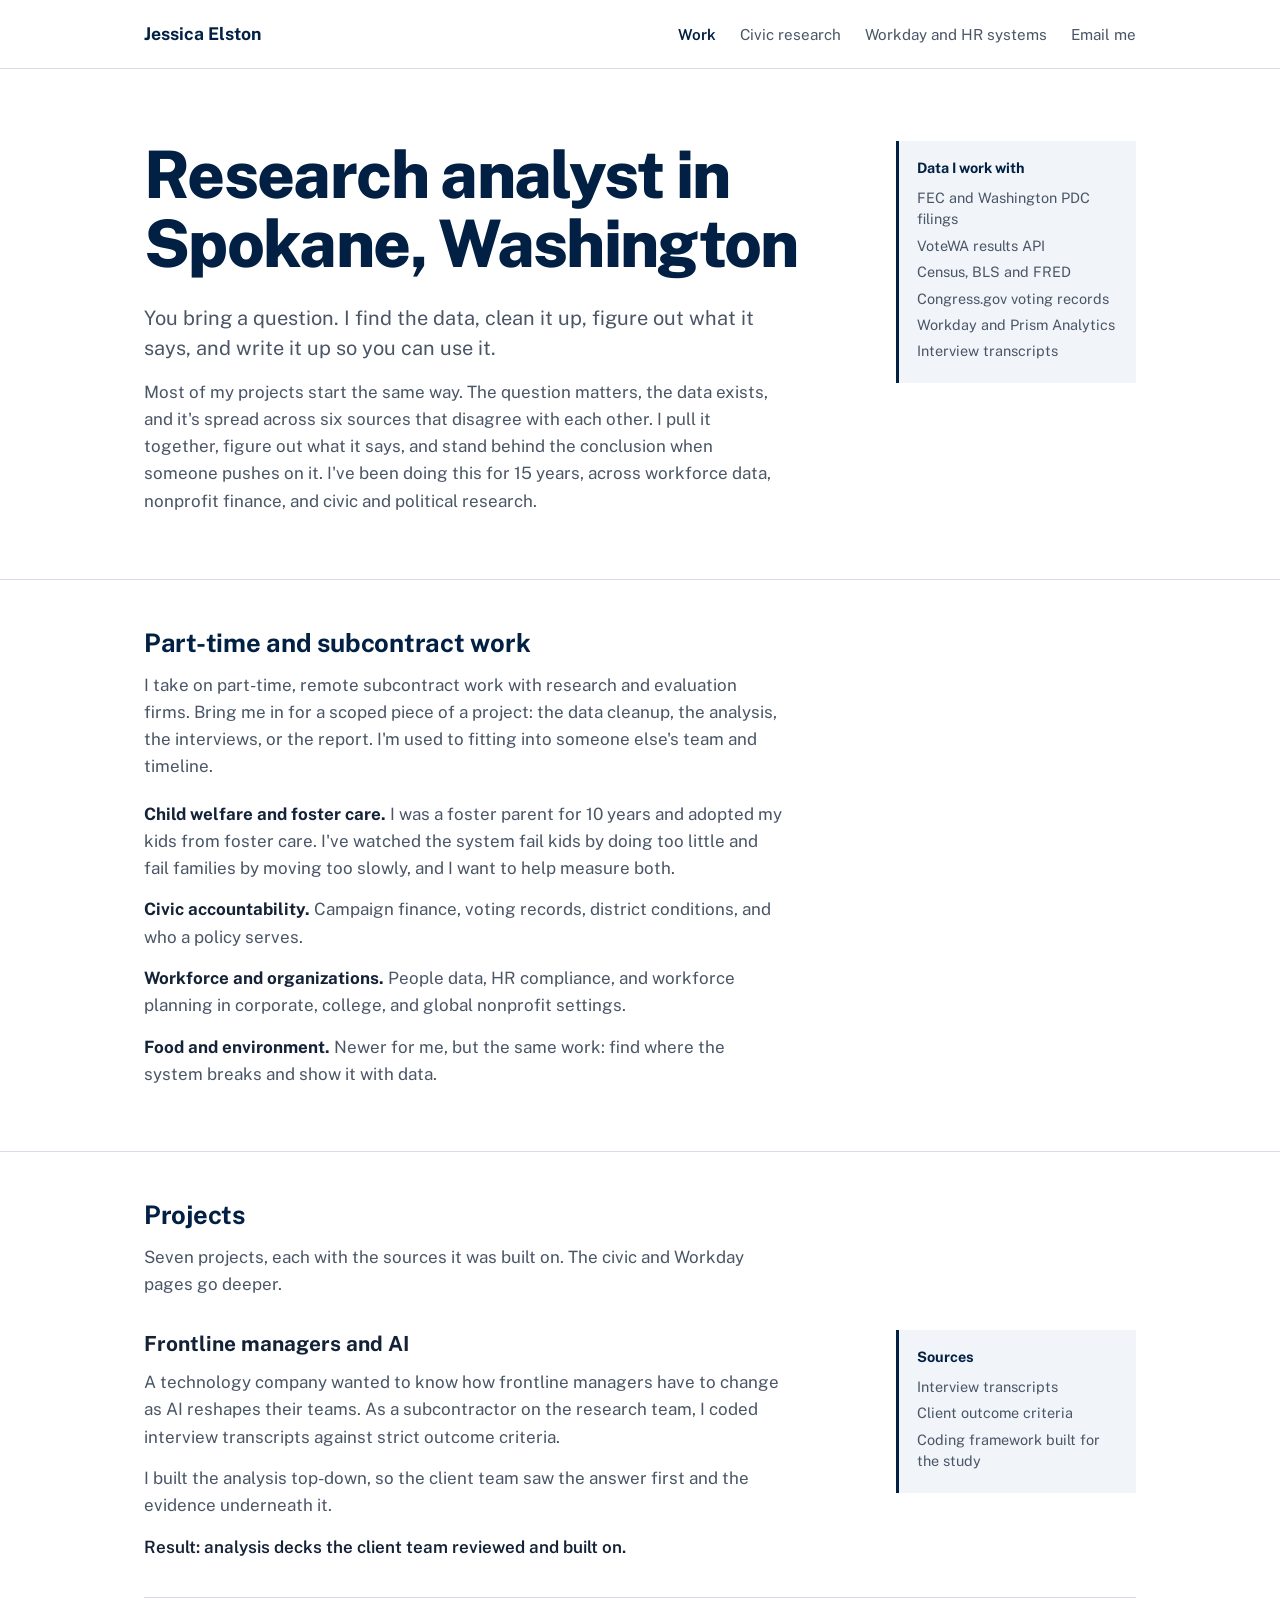
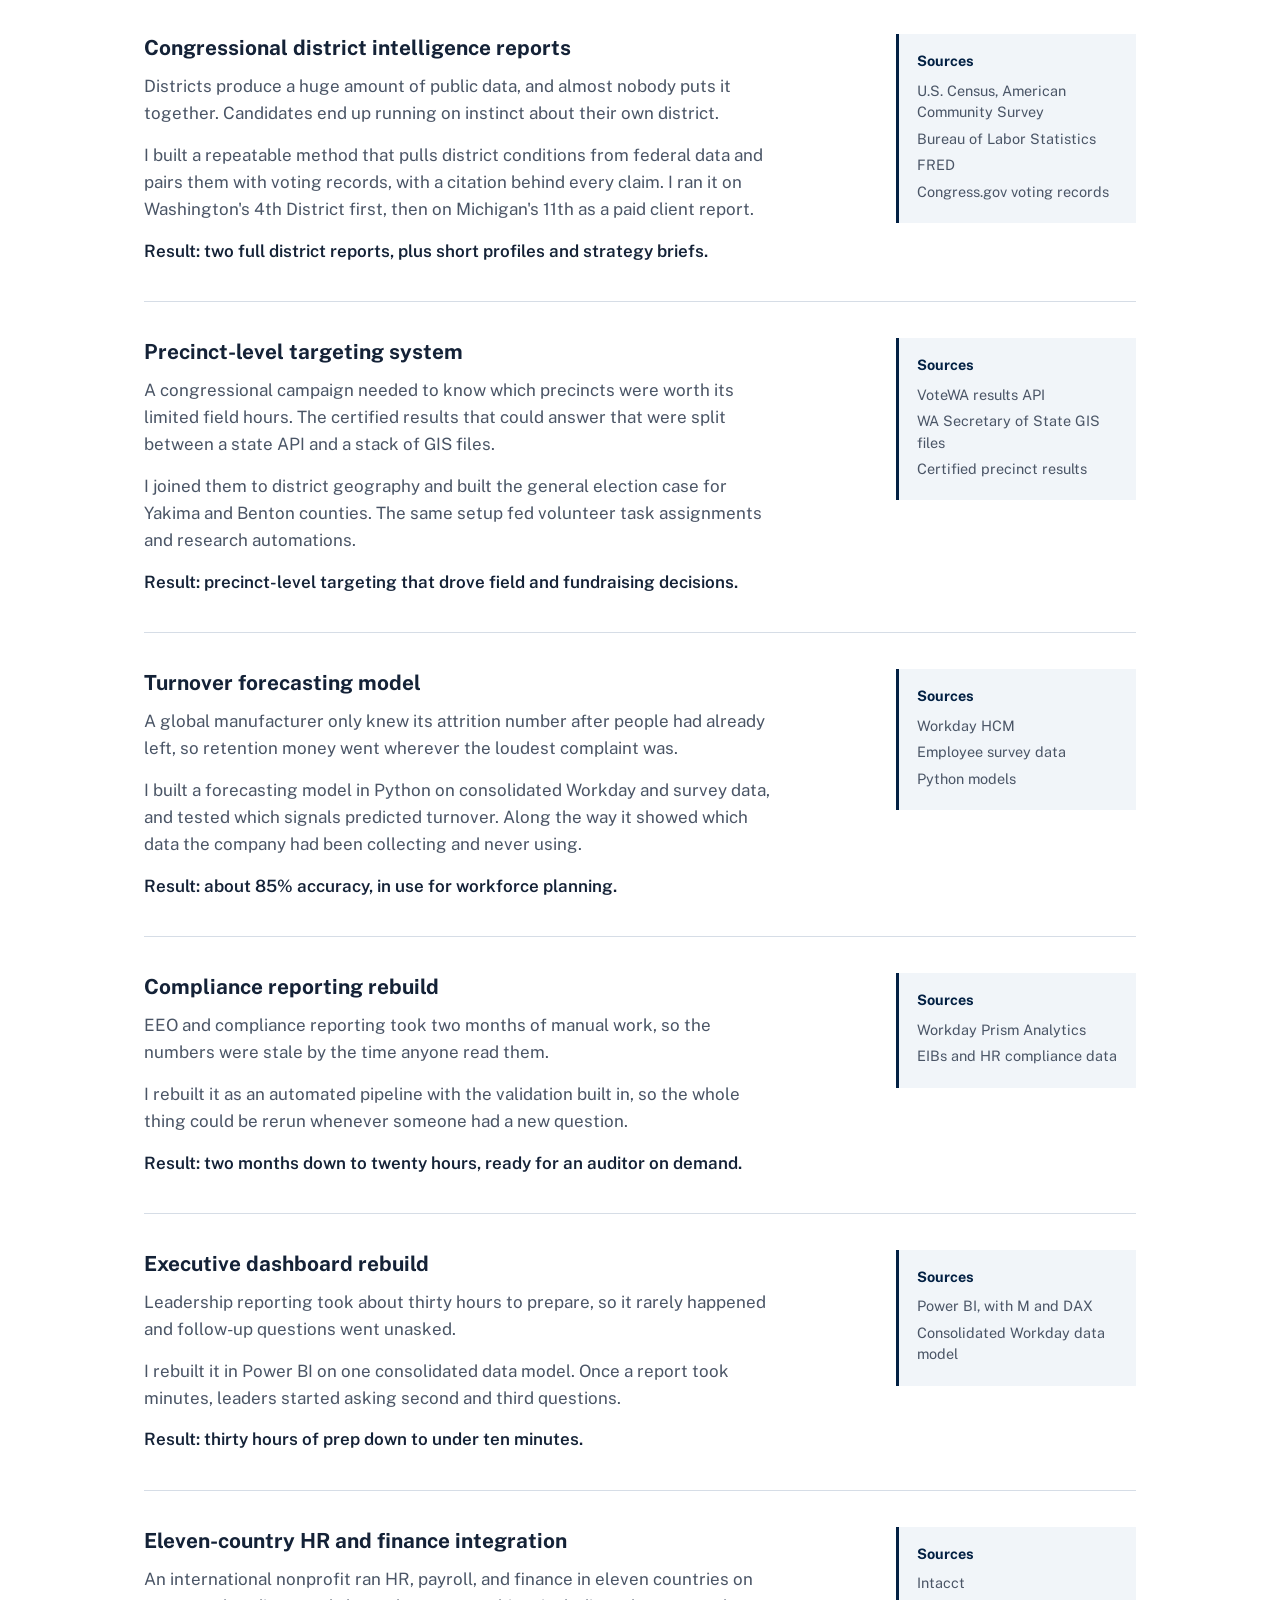
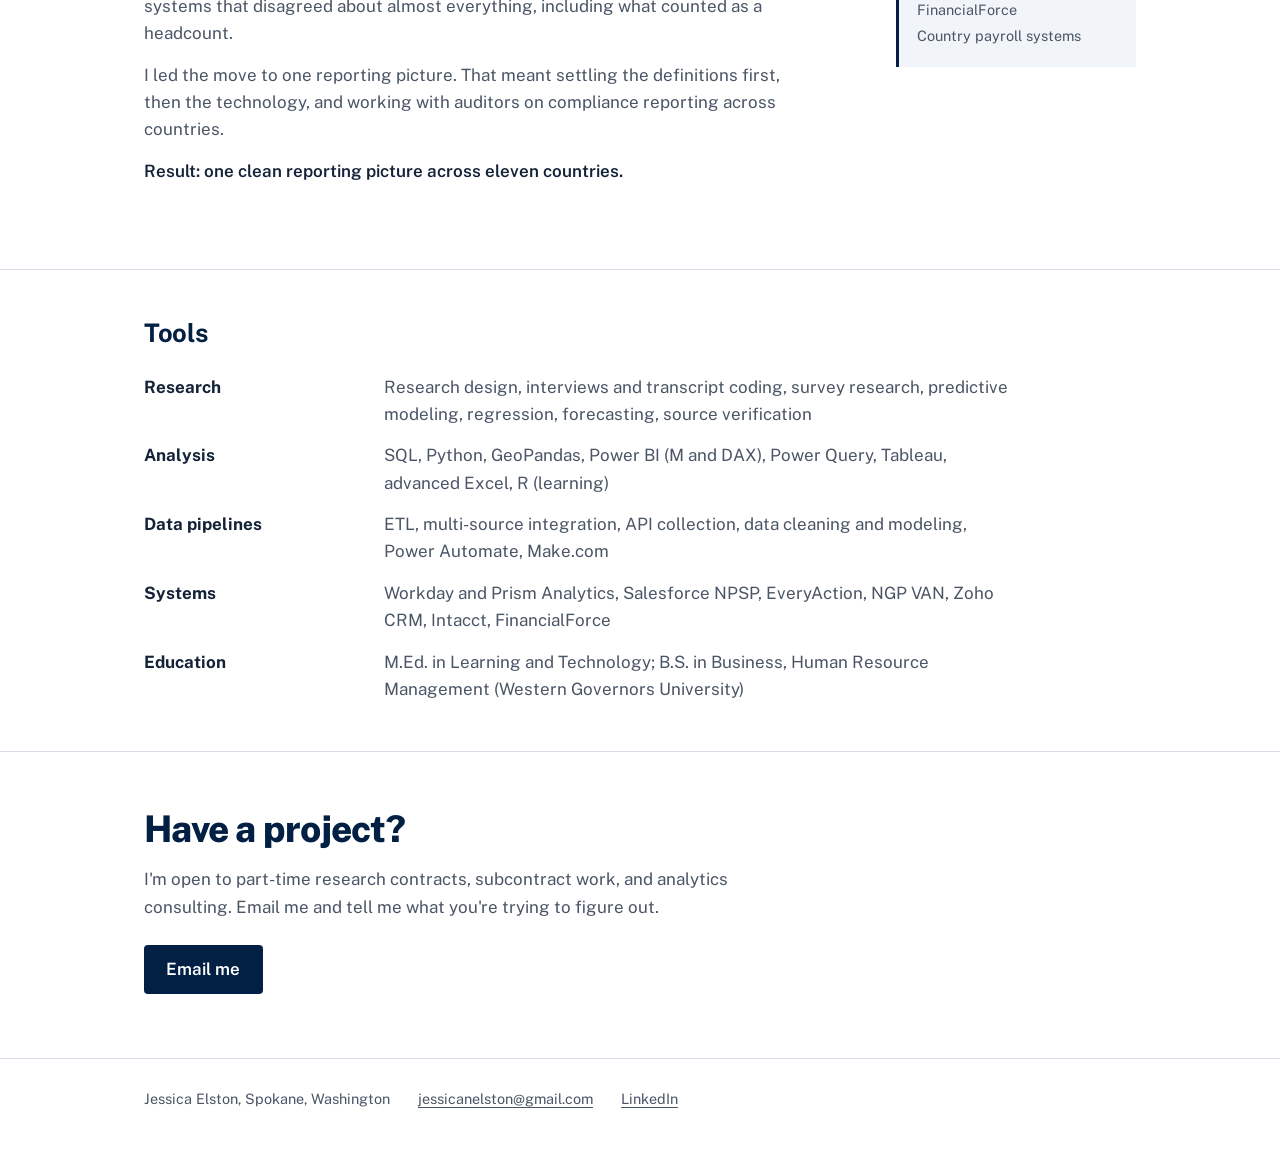
<file: index.html>
<!doctype html>
<html lang="en">
<head>
<meta charset="utf-8">
<meta name="viewport" content="width=device-width, initial-scale=1">
<title>Jessica Elston | Research and Data Analysis</title>
<meta name="description" content="Jessica Elston is a research analyst in Spokane, Washington. Workforce data, civic accountability research, and part-time subcontract work with research and evaluation firms.">
<link rel="preconnect" href="https://fonts.googleapis.com">
<link rel="preconnect" href="https://fonts.gstatic.com" crossorigin>
<link href="https://fonts.googleapis.com/css2?family=Public+Sans:wght@400;600;700;800&display=swap" rel="stylesheet">
<link rel="stylesheet" href="style.css">
</head>
<body>

<header class="site-header">
  <div class="wrap">
    <a class="name" href="index.html">Jessica Elston</a>
    <nav>
      <a href="index.html" aria-current="page">Work</a>
      <a href="civic.html">Civic research</a>
      <a href="workday.html">Workday and HR systems</a>
      <a href="mailto:jessicanelston@gmail.com">Email me</a>
    </nav>
  </div>
</header>

<main>

<section class="opening">
  <div class="wrap split">
    <div>
      <h1>Research analyst in Spokane, Washington</h1>
      <p class="lede">You bring a question. I find the data, clean it up, figure out what it says, and write it up so you can use it.</p>
      <p>Most of my projects start the same way. The question matters, the data exists, and it's spread across six sources that disagree with each other. I pull it together, figure out what it says, and stand behind the conclusion when someone pushes on it. I've been doing this for 15 years, across workforce data, nonprofit finance, and civic and political research.</p>
    </div>
    <aside class="sources">
      <h4>Data I work with</h4>
      <ol>
        <li>FEC and Washington PDC filings</li>
        <li>VoteWA results API</li>
        <li>Census, BLS and FRED</li>
        <li>Congress.gov voting records</li>
        <li>Workday and Prism Analytics</li>
        <li>Interview transcripts</li>
      </ol>
    </aside>
  </div>
</section>

<section class="block">
  <div class="wrap">
    <h2>Part-time and subcontract work</h2>
    <p>I take on part-time, remote subcontract work with research and evaluation firms. Bring me in for a scoped piece of a project: the data cleanup, the analysis, the interviews, or the report. I'm used to fitting into someone else's team and timeline.</p>
    <ul class="plain">
      <li><strong>Child welfare and foster care.</strong> I was a foster parent for 10 years and adopted my kids from foster care. I've watched the system fail kids by doing too little and fail families by moving too slowly, and I want to help measure both.</li>
      <li><strong>Civic accountability.</strong> Campaign finance, voting records, district conditions, and who a policy serves.</li>
      <li><strong>Workforce and organizations.</strong> People data, HR compliance, and workforce planning in corporate, college, and global nonprofit settings.</li>
      <li><strong>Food and environment.</strong> Newer for me, but the same work: find where the system breaks and show it with data.</li>
    </ul>
  </div>
</section>

<section class="block">
  <div class="wrap">
    <h2>Projects</h2>
    <p>Seven projects, each with the sources it was built on. The civic and Workday pages go deeper.</p>

    <article class="project">
      <div>
        <h3>Frontline managers and AI</h3>
        <p>A technology company wanted to know how frontline managers have to change as AI reshapes their teams. As a subcontractor on the research team, I coded interview transcripts against strict outcome criteria.</p>
        <p>I built the analysis top-down, so the client team saw the answer first and the evidence underneath it.</p>
        <p class="result">Result: analysis decks the client team reviewed and built on.</p>
      </div>
      <aside class="sources">
        <h4>Sources</h4>
        <ol>
          <li>Interview transcripts</li>
          <li>Client outcome criteria</li>
          <li>Coding framework built for the study</li>
        </ol>
      </aside>
    </article>

    <article class="project">
      <div>
        <h3>Congressional district intelligence reports</h3>
        <p>Districts produce a huge amount of public data, and almost nobody puts it together. Candidates end up running on instinct about their own district.</p>
        <p>I built a repeatable method that pulls district conditions from federal data and pairs them with voting records, with a citation behind every claim. I ran it on Washington's 4th District first, then on Michigan's 11th as a paid client report.</p>
        <p class="result">Result: two full district reports, plus short profiles and strategy briefs.</p>
      </div>
      <aside class="sources">
        <h4>Sources</h4>
        <ol>
          <li>U.S. Census, American Community Survey</li>
          <li>Bureau of Labor Statistics</li>
          <li>FRED</li>
          <li>Congress.gov voting records</li>
        </ol>
      </aside>
    </article>

    <article class="project">
      <div>
        <h3>Precinct-level targeting system</h3>
        <p>A congressional campaign needed to know which precincts were worth its limited field hours. The certified results that could answer that were split between a state API and a stack of GIS files.</p>
        <p>I joined them to district geography and built the general election case for Yakima and Benton counties. The same setup fed volunteer task assignments and research automations.</p>
        <p class="result">Result: precinct-level targeting that drove field and fundraising decisions.</p>
      </div>
      <aside class="sources">
        <h4>Sources</h4>
        <ol>
          <li>VoteWA results API</li>
          <li>WA Secretary of State GIS files</li>
          <li>Certified precinct results</li>
        </ol>
      </aside>
    </article>

    <article class="project">
      <div>
        <h3>Turnover forecasting model</h3>
        <p>A global manufacturer only knew its attrition number after people had already left, so retention money went wherever the loudest complaint was.</p>
        <p>I built a forecasting model in Python on consolidated Workday and survey data, and tested which signals predicted turnover. Along the way it showed which data the company had been collecting and never using.</p>
        <p class="result">Result: about 85% accuracy, in use for workforce planning.</p>
      </div>
      <aside class="sources">
        <h4>Sources</h4>
        <ol>
          <li>Workday HCM</li>
          <li>Employee survey data</li>
          <li>Python models</li>
        </ol>
      </aside>
    </article>

    <article class="project">
      <div>
        <h3>Compliance reporting rebuild</h3>
        <p>EEO and compliance reporting took two months of manual work, so the numbers were stale by the time anyone read them.</p>
        <p>I rebuilt it as an automated pipeline with the validation built in, so the whole thing could be rerun whenever someone had a new question.</p>
        <p class="result">Result: two months down to twenty hours, ready for an auditor on demand.</p>
      </div>
      <aside class="sources">
        <h4>Sources</h4>
        <ol>
          <li>Workday Prism Analytics</li>
          <li>EIBs and HR compliance data</li>
        </ol>
      </aside>
    </article>

    <article class="project">
      <div>
        <h3>Executive dashboard rebuild</h3>
        <p>Leadership reporting took about thirty hours to prepare, so it rarely happened and follow-up questions went unasked.</p>
        <p>I rebuilt it in Power BI on one consolidated data model. Once a report took minutes, leaders started asking second and third questions.</p>
        <p class="result">Result: thirty hours of prep down to under ten minutes.</p>
      </div>
      <aside class="sources">
        <h4>Sources</h4>
        <ol>
          <li>Power BI, with M and DAX</li>
          <li>Consolidated Workday data model</li>
        </ol>
      </aside>
    </article>

    <article class="project">
      <div>
        <h3>Eleven-country HR and finance integration</h3>
        <p>An international nonprofit ran HR, payroll, and finance in eleven countries on systems that disagreed about almost everything, including what counted as a headcount.</p>
        <p>I led the move to one reporting picture. That meant settling the definitions first, then the technology, and working with auditors on compliance reporting across countries.</p>
        <p class="result">Result: one clean reporting picture across eleven countries.</p>
      </div>
      <aside class="sources">
        <h4>Sources</h4>
        <ol>
          <li>Intacct</li>
          <li>FinancialForce</li>
          <li>Country payroll systems</li>
        </ol>
      </aside>
    </article>
  </div>
</section>

<section class="block">
  <div class="wrap">
    <h2>Tools</h2>
    <dl class="tools">
      <dt>Research</dt>
      <dd>Research design, interviews and transcript coding, survey research, predictive modeling, regression, forecasting, source verification</dd>
      <dt>Analysis</dt>
      <dd>SQL, Python, GeoPandas, Power BI (M and DAX), Power Query, Tableau, advanced Excel, R (learning)</dd>
      <dt>Data pipelines</dt>
      <dd>ETL, multi-source integration, API collection, data cleaning and modeling, Power Automate, Make.com</dd>
      <dt>Systems</dt>
      <dd>Workday and Prism Analytics, Salesforce NPSP, EveryAction, NGP VAN, Zoho CRM, Intacct, FinancialForce</dd>
      <dt>Education</dt>
      <dd>M.Ed. in Learning and Technology; B.S. in Business, Human Resource Management (Western Governors University)</dd>
    </dl>
  </div>
</section>

<section class="closing">
  <div class="wrap">
    <h2>Have a project?</h2>
    <p>I'm open to part-time research contracts, subcontract work, and analytics consulting. Email me and tell me what you're trying to figure out.</p>
    <a class="email" href="mailto:jessicanelston@gmail.com">Email me</a>
  </div>
</section>

</main>

<footer>
  <div class="wrap">
    <span>Jessica Elston, Spokane, Washington</span>
    <a href="mailto:jessicanelston@gmail.com">jessicanelston@gmail.com</a>
    <a href="https://www.linkedin.com/in/jnelston/">LinkedIn</a>
  </div>
</footer>

</body>
</html>
</file>
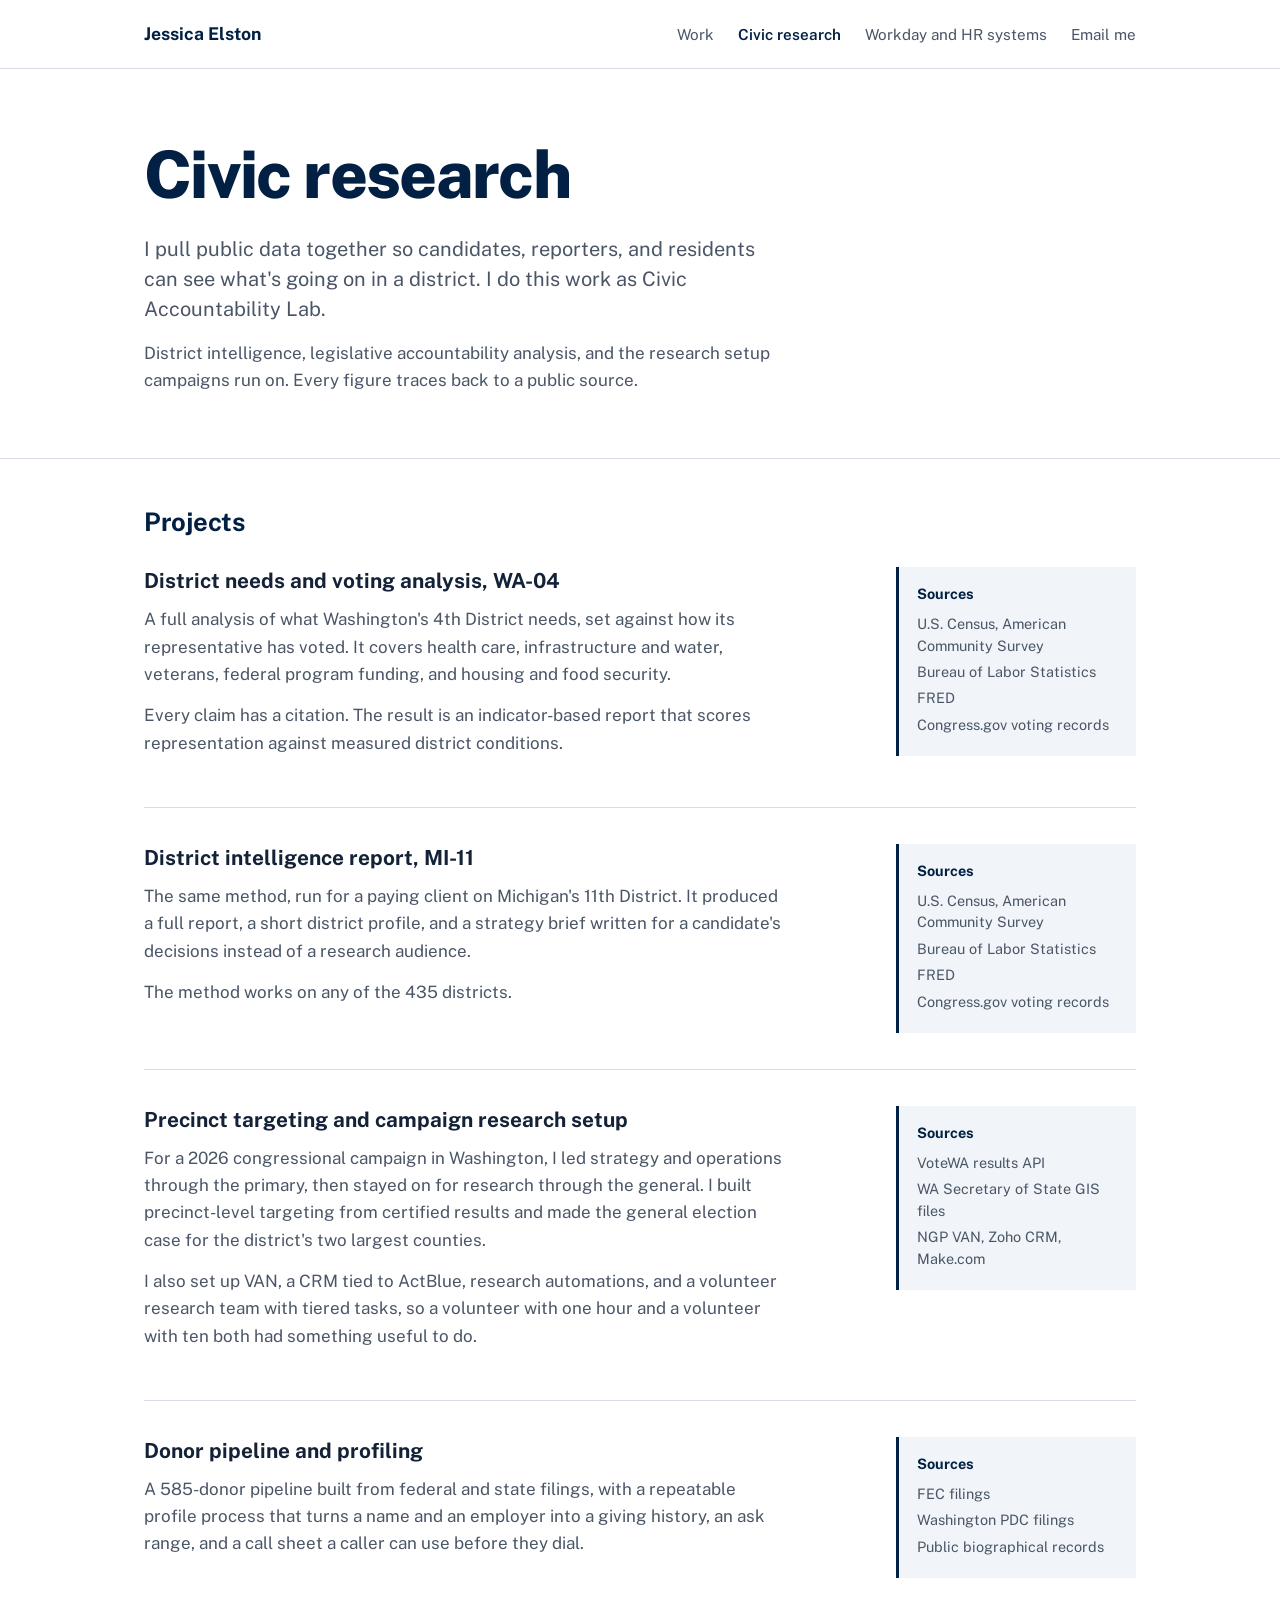
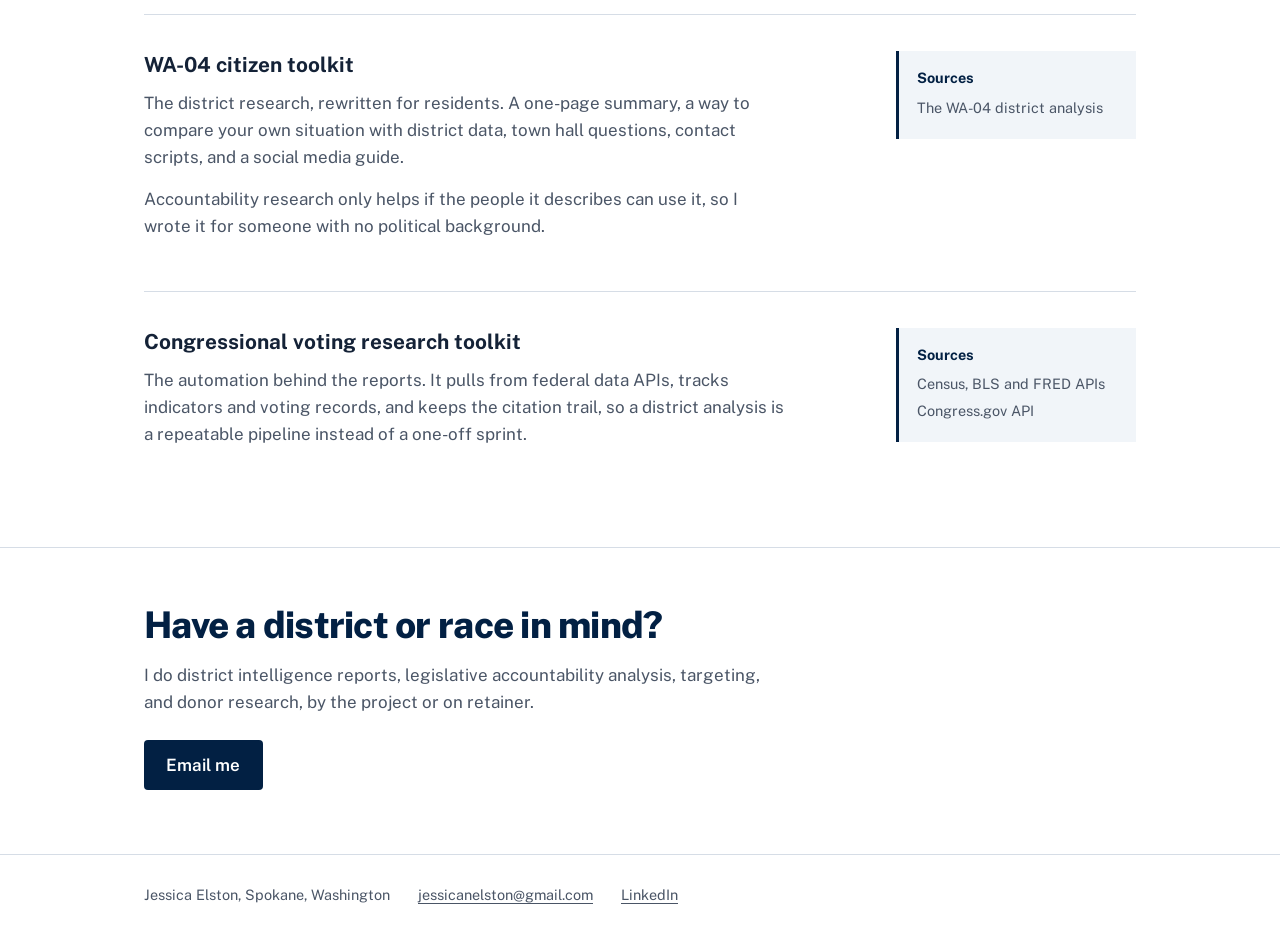
<file: civic.html>
<!doctype html>
<html lang="en">
<head>
<meta charset="utf-8">
<meta name="viewport" content="width=device-width, initial-scale=1">
<title>Civic Research | Jessica Elston</title>
<meta name="description" content="District intelligence reports, legislative accountability analysis, precinct targeting, and donor research by Jessica Elston, Civic Accountability Lab.">
<link rel="preconnect" href="https://fonts.googleapis.com">
<link rel="preconnect" href="https://fonts.gstatic.com" crossorigin>
<link href="https://fonts.googleapis.com/css2?family=Public+Sans:wght@400;600;700;800&display=swap" rel="stylesheet">
<link rel="stylesheet" href="style.css">
</head>
<body>

<header class="site-header">
  <div class="wrap">
    <a class="name" href="index.html">Jessica Elston</a>
    <nav>
      <a href="index.html">Work</a>
      <a href="civic.html" aria-current="page">Civic research</a>
      <a href="workday.html">Workday and HR systems</a>
      <a href="mailto:jessicanelston@gmail.com">Email me</a>
    </nav>
  </div>
</header>

<main>

<section class="opening">
  <div class="wrap">
    <h1>Civic research</h1>
    <p class="lede">I pull public data together so candidates, reporters, and residents can see what's going on in a district. I do this work as Civic Accountability Lab.</p>
    <p>District intelligence, legislative accountability analysis, and the research setup campaigns run on. Every figure traces back to a public source.</p>
  </div>
</section>

<section class="block">
  <div class="wrap">
    <h2>Projects</h2>

    <article class="project">
      <div>
        <h3>District needs and voting analysis, WA-04</h3>
        <p>A full analysis of what Washington's 4th District needs, set against how its representative has voted. It covers health care, infrastructure and water, veterans, federal program funding, and housing and food security.</p>
        <p>Every claim has a citation. The result is an indicator-based report that scores representation against measured district conditions.</p>
      </div>
      <aside class="sources">
        <h4>Sources</h4>
        <ol>
          <li>U.S. Census, American Community Survey</li>
          <li>Bureau of Labor Statistics</li>
          <li>FRED</li>
          <li>Congress.gov voting records</li>
        </ol>
      </aside>
    </article>

    <article class="project">
      <div>
        <h3>District intelligence report, MI-11</h3>
        <p>The same method, run for a paying client on Michigan's 11th District. It produced a full report, a short district profile, and a strategy brief written for a candidate's decisions instead of a research audience.</p>
        <p>The method works on any of the 435 districts.</p>
      </div>
      <aside class="sources">
        <h4>Sources</h4>
        <ol>
          <li>U.S. Census, American Community Survey</li>
          <li>Bureau of Labor Statistics</li>
          <li>FRED</li>
          <li>Congress.gov voting records</li>
        </ol>
      </aside>
    </article>

    <article class="project">
      <div>
        <h3>Precinct targeting and campaign research setup</h3>
        <p>For a 2026 congressional campaign in Washington, I led strategy and operations through the primary, then stayed on for research through the general. I built precinct-level targeting from certified results and made the general election case for the district's two largest counties.</p>
        <p>I also set up VAN, a CRM tied to ActBlue, research automations, and a volunteer research team with tiered tasks, so a volunteer with one hour and a volunteer with ten both had something useful to do.</p>
      </div>
      <aside class="sources">
        <h4>Sources</h4>
        <ol>
          <li>VoteWA results API</li>
          <li>WA Secretary of State GIS files</li>
          <li>NGP VAN, Zoho CRM, Make.com</li>
        </ol>
      </aside>
    </article>

    <article class="project">
      <div>
        <h3>Donor pipeline and profiling</h3>
        <p>A 585-donor pipeline built from federal and state filings, with a repeatable profile process that turns a name and an employer into a giving history, an ask range, and a call sheet a caller can use before they dial.</p>
      </div>
      <aside class="sources">
        <h4>Sources</h4>
        <ol>
          <li>FEC filings</li>
          <li>Washington PDC filings</li>
          <li>Public biographical records</li>
        </ol>
      </aside>
    </article>

    <article class="project">
      <div>
        <h3>WA-04 citizen toolkit</h3>
        <p>The district research, rewritten for residents. A one-page summary, a way to compare your own situation with district data, town hall questions, contact scripts, and a social media guide.</p>
        <p>Accountability research only helps if the people it describes can use it, so I wrote it for someone with no political background.</p>
      </div>
      <aside class="sources">
        <h4>Sources</h4>
        <ol>
          <li>The WA-04 district analysis</li>
        </ol>
      </aside>
    </article>

    <article class="project">
      <div>
        <h3>Congressional voting research toolkit</h3>
        <p>The automation behind the reports. It pulls from federal data APIs, tracks indicators and voting records, and keeps the citation trail, so a district analysis is a repeatable pipeline instead of a one-off sprint.</p>
      </div>
      <aside class="sources">
        <h4>Sources</h4>
        <ol>
          <li>Census, BLS and FRED APIs</li>
          <li>Congress.gov API</li>
        </ol>
      </aside>
    </article>
  </div>
</section>

<section class="closing">
  <div class="wrap">
    <h2>Have a district or race in mind?</h2>
    <p>I do district intelligence reports, legislative accountability analysis, targeting, and donor research, by the project or on retainer.</p>
    <a class="email" href="mailto:jessicanelston@gmail.com">Email me</a>
  </div>
</section>

</main>

<footer>
  <div class="wrap">
    <span>Jessica Elston, Spokane, Washington</span>
    <a href="mailto:jessicanelston@gmail.com">jessicanelston@gmail.com</a>
    <a href="https://www.linkedin.com/in/jnelston/">LinkedIn</a>
  </div>
</footer>

</body>
</html>
</file>
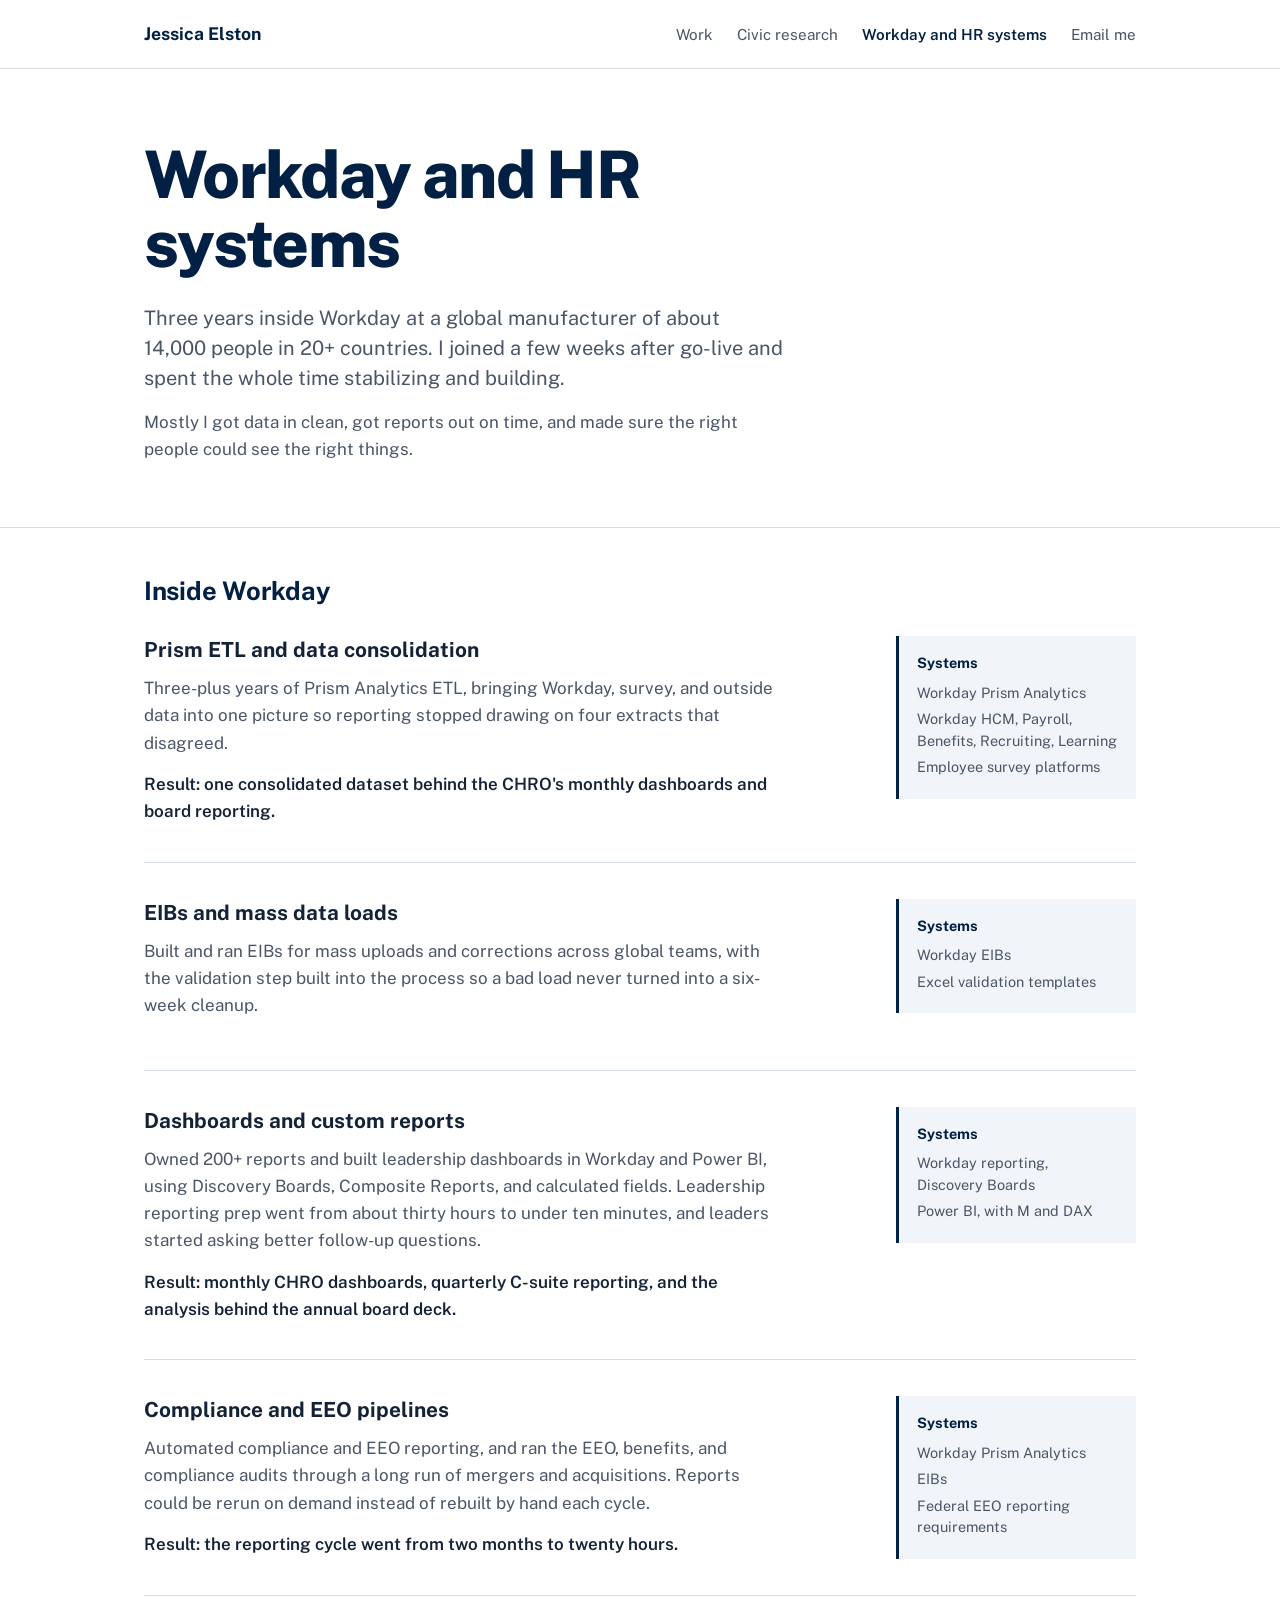
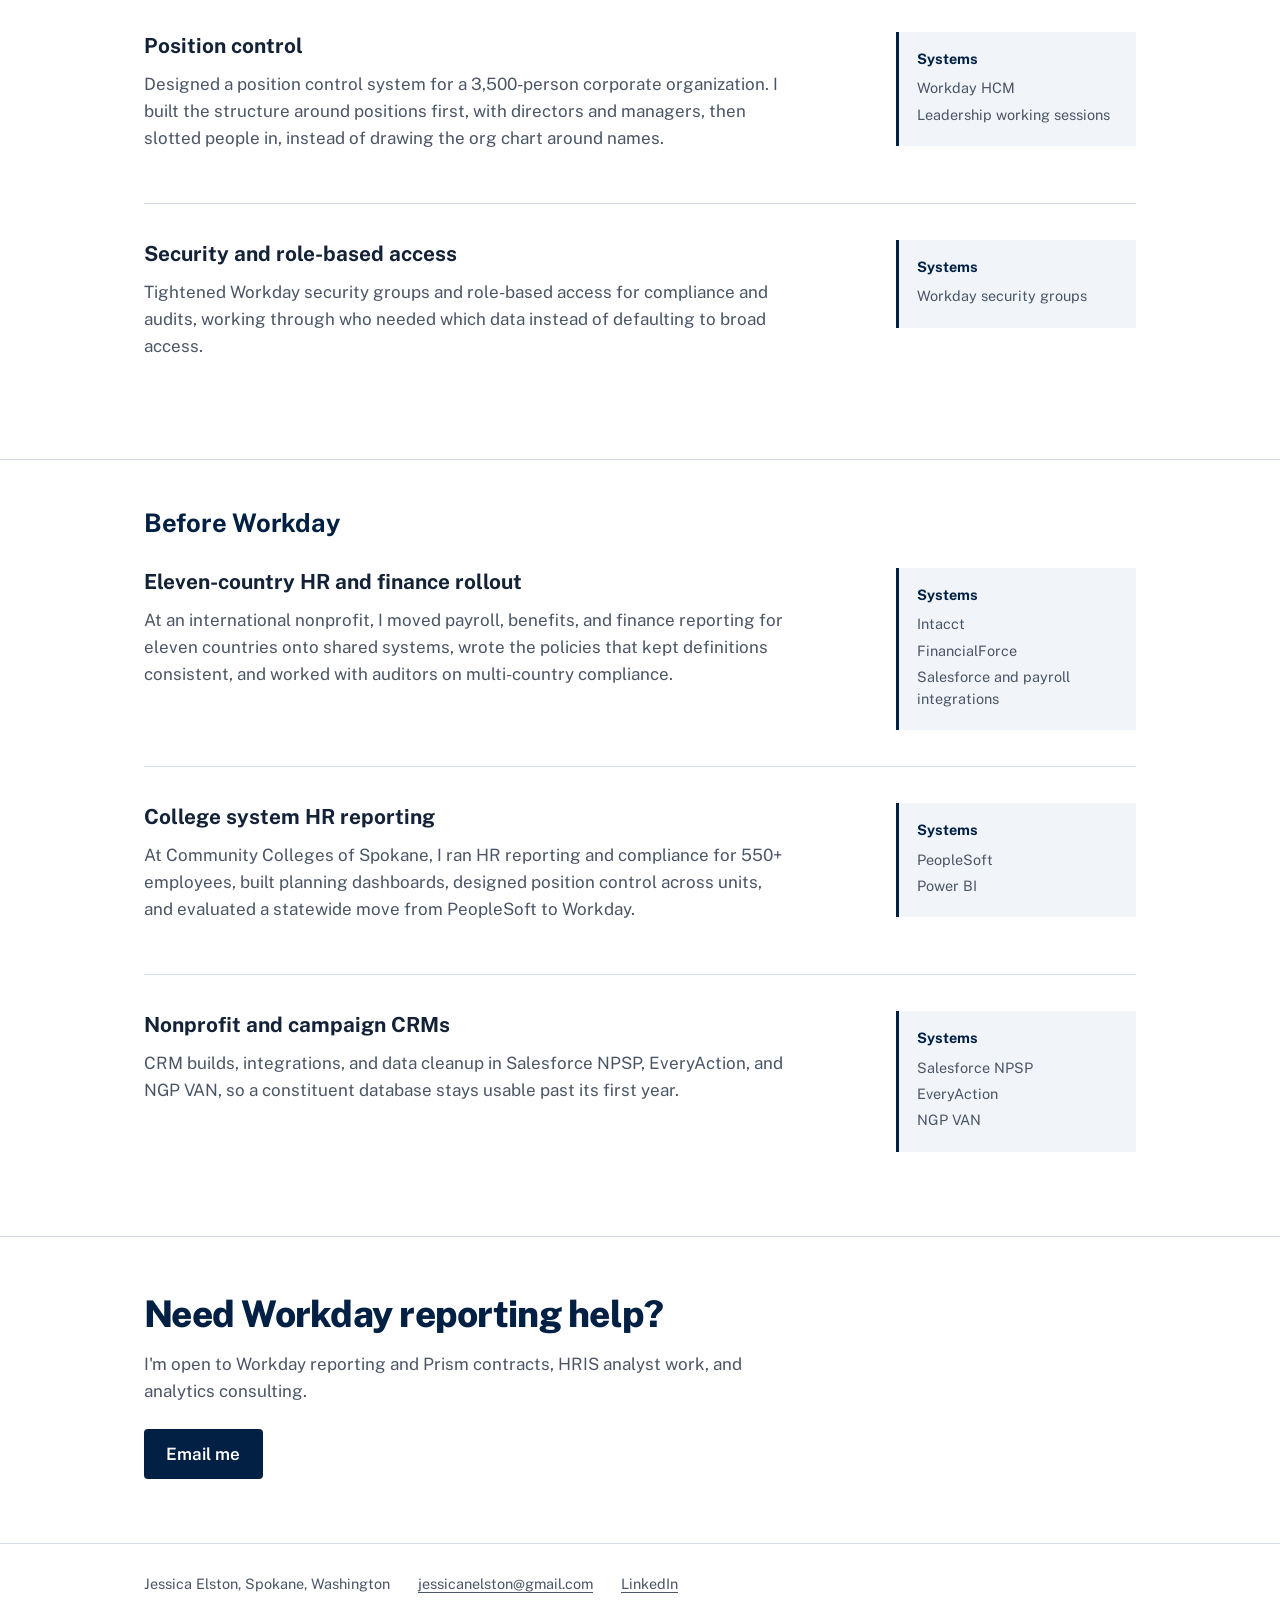
<file: workday.html>
<!doctype html>
<html lang="en">
<head>
<meta charset="utf-8">
<meta name="viewport" content="width=device-width, initial-scale=1">
<title>Workday and HR Systems | Jessica Elston</title>
<meta name="description" content="Workday Prism Analytics, reporting, EIBs and global HRIS work by Jessica Elston, research analyst in Spokane, Washington.">
<link rel="preconnect" href="https://fonts.googleapis.com">
<link rel="preconnect" href="https://fonts.gstatic.com" crossorigin>
<link href="https://fonts.googleapis.com/css2?family=Public+Sans:wght@400;600;700;800&display=swap" rel="stylesheet">
<link rel="stylesheet" href="style.css">
</head>
<body>

<header class="site-header">
  <div class="wrap">
    <a class="name" href="index.html">Jessica Elston</a>
    <nav>
      <a href="index.html">Work</a>
      <a href="civic.html">Civic research</a>
      <a href="workday.html" aria-current="page">Workday and HR systems</a>
      <a href="mailto:jessicanelston@gmail.com">Email me</a>
    </nav>
  </div>
</header>

<main>

<section class="opening">
  <div class="wrap">
    <h1>Workday and HR systems</h1>
    <p class="lede">Three years inside Workday at a global manufacturer of about 14,000 people in 20+ countries. I joined a few weeks after go-live and spent the whole time stabilizing and building.</p>
    <p>Mostly I got data in clean, got reports out on time, and made sure the right people could see the right things.</p>
  </div>
</section>

<section class="block">
  <div class="wrap">
    <h2>Inside Workday</h2>

    <article class="project">
      <div>
        <h3>Prism ETL and data consolidation</h3>
        <p>Three-plus years of Prism Analytics ETL, bringing Workday, survey, and outside data into one picture so reporting stopped drawing on four extracts that disagreed.</p>
        <p class="result">Result: one consolidated dataset behind the CHRO's monthly dashboards and board reporting.</p>
      </div>
      <aside class="sources">
        <h4>Systems</h4>
        <ol>
          <li>Workday Prism Analytics</li>
          <li>Workday HCM, Payroll, Benefits, Recruiting, Learning</li>
          <li>Employee survey platforms</li>
        </ol>
      </aside>
    </article>

    <article class="project">
      <div>
        <h3>EIBs and mass data loads</h3>
        <p>Built and ran EIBs for mass uploads and corrections across global teams, with the validation step built into the process so a bad load never turned into a six-week cleanup.</p>
      </div>
      <aside class="sources">
        <h4>Systems</h4>
        <ol>
          <li>Workday EIBs</li>
          <li>Excel validation templates</li>
        </ol>
      </aside>
    </article>

    <article class="project">
      <div>
        <h3>Dashboards and custom reports</h3>
        <p>Owned 200+ reports and built leadership dashboards in Workday and Power BI, using Discovery Boards, Composite Reports, and calculated fields. Leadership reporting prep went from about thirty hours to under ten minutes, and leaders started asking better follow-up questions.</p>
        <p class="result">Result: monthly CHRO dashboards, quarterly C-suite reporting, and the analysis behind the annual board deck.</p>
      </div>
      <aside class="sources">
        <h4>Systems</h4>
        <ol>
          <li>Workday reporting, Discovery Boards</li>
          <li>Power BI, with M and DAX</li>
        </ol>
      </aside>
    </article>

    <article class="project">
      <div>
        <h3>Compliance and EEO pipelines</h3>
        <p>Automated compliance and EEO reporting, and ran the EEO, benefits, and compliance audits through a long run of mergers and acquisitions. Reports could be rerun on demand instead of rebuilt by hand each cycle.</p>
        <p class="result">Result: the reporting cycle went from two months to twenty hours.</p>
      </div>
      <aside class="sources">
        <h4>Systems</h4>
        <ol>
          <li>Workday Prism Analytics</li>
          <li>EIBs</li>
          <li>Federal EEO reporting requirements</li>
        </ol>
      </aside>
    </article>

    <article class="project">
      <div>
        <h3>Position control</h3>
        <p>Designed a position control system for a 3,500-person corporate organization. I built the structure around positions first, with directors and managers, then slotted people in, instead of drawing the org chart around names.</p>
      </div>
      <aside class="sources">
        <h4>Systems</h4>
        <ol>
          <li>Workday HCM</li>
          <li>Leadership working sessions</li>
        </ol>
      </aside>
    </article>

    <article class="project">
      <div>
        <h3>Security and role-based access</h3>
        <p>Tightened Workday security groups and role-based access for compliance and audits, working through who needed which data instead of defaulting to broad access.</p>
      </div>
      <aside class="sources">
        <h4>Systems</h4>
        <ol>
          <li>Workday security groups</li>
        </ol>
      </aside>
    </article>
  </div>
</section>

<section class="block">
  <div class="wrap">
    <h2>Before Workday</h2>

    <article class="project">
      <div>
        <h3>Eleven-country HR and finance rollout</h3>
        <p>At an international nonprofit, I moved payroll, benefits, and finance reporting for eleven countries onto shared systems, wrote the policies that kept definitions consistent, and worked with auditors on multi-country compliance.</p>
      </div>
      <aside class="sources">
        <h4>Systems</h4>
        <ol>
          <li>Intacct</li>
          <li>FinancialForce</li>
          <li>Salesforce and payroll integrations</li>
        </ol>
      </aside>
    </article>

    <article class="project">
      <div>
        <h3>College system HR reporting</h3>
        <p>At Community Colleges of Spokane, I ran HR reporting and compliance for 550+ employees, built planning dashboards, designed position control across units, and evaluated a statewide move from PeopleSoft to Workday.</p>
      </div>
      <aside class="sources">
        <h4>Systems</h4>
        <ol>
          <li>PeopleSoft</li>
          <li>Power BI</li>
        </ol>
      </aside>
    </article>

    <article class="project">
      <div>
        <h3>Nonprofit and campaign CRMs</h3>
        <p>CRM builds, integrations, and data cleanup in Salesforce NPSP, EveryAction, and NGP VAN, so a constituent database stays usable past its first year.</p>
      </div>
      <aside class="sources">
        <h4>Systems</h4>
        <ol>
          <li>Salesforce NPSP</li>
          <li>EveryAction</li>
          <li>NGP VAN</li>
        </ol>
      </aside>
    </article>
  </div>
</section>

<section class="closing">
  <div class="wrap">
    <h2>Need Workday reporting help?</h2>
    <p>I'm open to Workday reporting and Prism contracts, HRIS analyst work, and analytics consulting.</p>
    <a class="email" href="mailto:jessicanelston@gmail.com">Email me</a>
  </div>
</section>

</main>

<footer>
  <div class="wrap">
    <span>Jessica Elston, Spokane, Washington</span>
    <a href="mailto:jessicanelston@gmail.com">jessicanelston@gmail.com</a>
    <a href="https://www.linkedin.com/in/jnelston/">LinkedIn</a>
  </div>
</footer>

</body>
</html>
</file>
<file: style.css>
/* Jessica Elston, research analyst
   Type: Public Sans (the U.S. government's open typeface), one family.
   Signature device: every project lists its sources, the way a research memo cites them. */

:root {
  --ink: #142237;
  --navy: #022043;
  --muted: #4a5566;
  --link: #0b5cad;
  --rule: #d6dde6;
  --source-bg: #f1f5f9;
  --paper: #ffffff;
  --measure: 40rem;
  --wide: 66rem;
}

* { box-sizing: border-box; }

body {
  margin: 0;
  background: var(--paper);
  color: var(--ink);
  font-family: "Public Sans", -apple-system, "Segoe UI", sans-serif;
  font-size: 1.0625rem;
  line-height: 1.6;
  -webkit-font-smoothing: antialiased;
}

a { color: var(--link); text-underline-offset: 0.18em; }
a:hover { color: var(--navy); }
a:focus-visible { outline: 3px solid var(--link); outline-offset: 3px; border-radius: 2px; }

.wrap { max-width: var(--wide); margin: 0 auto; padding: 0 2rem; }

/* ---------- header ---------- */
.site-header { border-bottom: 1px solid var(--rule); }
.site-header .wrap {
  display: flex;
  align-items: baseline;
  flex-wrap: wrap;
  gap: 0.5rem 1.75rem;
  padding-top: 1.25rem;
  padding-bottom: 1.25rem;
}
.name {
  font-weight: 700;
  font-size: 1.1rem;
  color: var(--navy);
  text-decoration: none;
  margin-right: auto;
}
.site-header nav { display: flex; flex-wrap: wrap; gap: 0.5rem 1.5rem; }
.site-header nav a {
  color: var(--muted);
  text-decoration: none;
  font-size: 0.95rem;
}
.site-header nav a:hover { color: var(--navy); text-decoration: underline; }
.site-header nav a[aria-current="page"] { color: var(--navy); font-weight: 600; }

/* ---------- opening ---------- */
.opening { padding: 4.5rem 0 3rem; }
.opening h1 {
  font-size: clamp(2.3rem, 6vw, 4.1rem);
  font-weight: 800;
  line-height: 1.05;
  letter-spacing: -0.025em;
  color: var(--navy);
  margin: 0 0 1.5rem;
  max-width: 16ch;
}
.opening .lede {
  font-size: 1.25rem;
  line-height: 1.5;
  max-width: var(--measure);
  margin: 0 0 1rem;
}
.opening p { max-width: var(--measure); color: var(--muted); margin: 0 0 1rem; }

/* ---------- sections ---------- */
.block { padding: 3rem 0; border-top: 1px solid var(--rule); }
.block h2 {
  font-size: 1.6rem;
  font-weight: 700;
  line-height: 1.25;
  letter-spacing: -0.01em;
  color: var(--navy);
  margin: 0 0 0.75rem;
}
.block > .wrap > p { max-width: var(--measure); color: var(--muted); margin: 0 0 1rem; }

ul.plain { list-style: none; margin: 1.25rem 0 0; padding: 0; max-width: var(--measure); }
ul.plain li { margin: 0 0 0.9rem; color: var(--muted); }
ul.plain li strong { color: var(--ink); }

/* ---------- projects with sources ---------- */
.project {
  display: grid;
  grid-template-columns: minmax(0, 1fr) 15rem;
  gap: 1rem 3.5rem;
  padding: 2.25rem 0;
  border-top: 1px solid var(--rule);
}
.project:first-of-type { border-top: 0; padding-top: 1rem; }
.project h3 {
  font-size: 1.3rem;
  font-weight: 700;
  line-height: 1.3;
  color: var(--ink);
  margin: 0 0 0.75rem;
}
.project p { color: var(--muted); margin: 0 0 0.9rem; max-width: var(--measure); }
.project .result { color: var(--ink); font-weight: 600; margin: 0; }

.sources {
  background: var(--source-bg);
  border-left: 3px solid var(--navy);
  padding: 1rem 1.15rem;
  font-size: 0.9rem;
  line-height: 1.5;
  align-self: start;
}
.sources h4 {
  font-size: 0.9rem;
  font-weight: 700;
  color: var(--navy);
  margin: 0 0 0.5rem;
}
.sources ol { margin: 0; padding: 0; list-style: none; color: var(--muted); }

.opening .wrap.split {
  display: grid;
  grid-template-columns: minmax(0, 1fr) 15rem;
  gap: 2rem 3.5rem;
  align-items: end;
}
.opening .sources { margin-bottom: 1rem; }
.sources li { margin-bottom: 0.3rem; }

/* ---------- tools ---------- */
dl.tools {
  display: grid;
  grid-template-columns: 13rem minmax(0, 1fr);
  gap: 0.9rem 2rem;
  margin: 1.5rem 0 0;
  max-width: 54rem;
}
dl.tools dt { font-weight: 700; color: var(--ink); }
dl.tools dd { margin: 0; color: var(--muted); }

/* ---------- closing ---------- */
.closing { padding: 3.5rem 0 4rem; border-top: 1px solid var(--rule); }
.closing h2 {
  font-size: clamp(1.6rem, 3.6vw, 2.3rem);
  font-weight: 800;
  letter-spacing: -0.02em;
  line-height: 1.15;
  color: var(--navy);
  margin: 0 0 1rem;
  max-width: 22ch;
}
.closing p { max-width: var(--measure); color: var(--muted); margin: 0 0 1.5rem; }
.email {
  display: inline-block;
  background: var(--navy);
  color: #fff;
  font-weight: 600;
  text-decoration: none;
  padding: 0.7rem 1.4rem;
  border-radius: 4px;
}
.email:hover { background: var(--link); color: #fff; }

/* ---------- footer ---------- */
footer { border-top: 1px solid var(--rule); padding: 1.75rem 0 2.5rem; font-size: 0.9rem; color: var(--muted); }
footer .wrap { display: flex; flex-wrap: wrap; gap: 0.5rem 1.75rem; }
footer a { color: var(--muted); }

@media (max-width: 760px) {
  .wrap { padding: 0 1.25rem; }
  .opening { padding: 3rem 0 2rem; }
  .project { grid-template-columns: 1fr; gap: 1rem; }
  .opening .wrap.split { grid-template-columns: 1fr; }
  dl.tools { grid-template-columns: 1fr; gap: 0.2rem; }
  dl.tools dd { margin-bottom: 0.8rem; }
}
</file>
